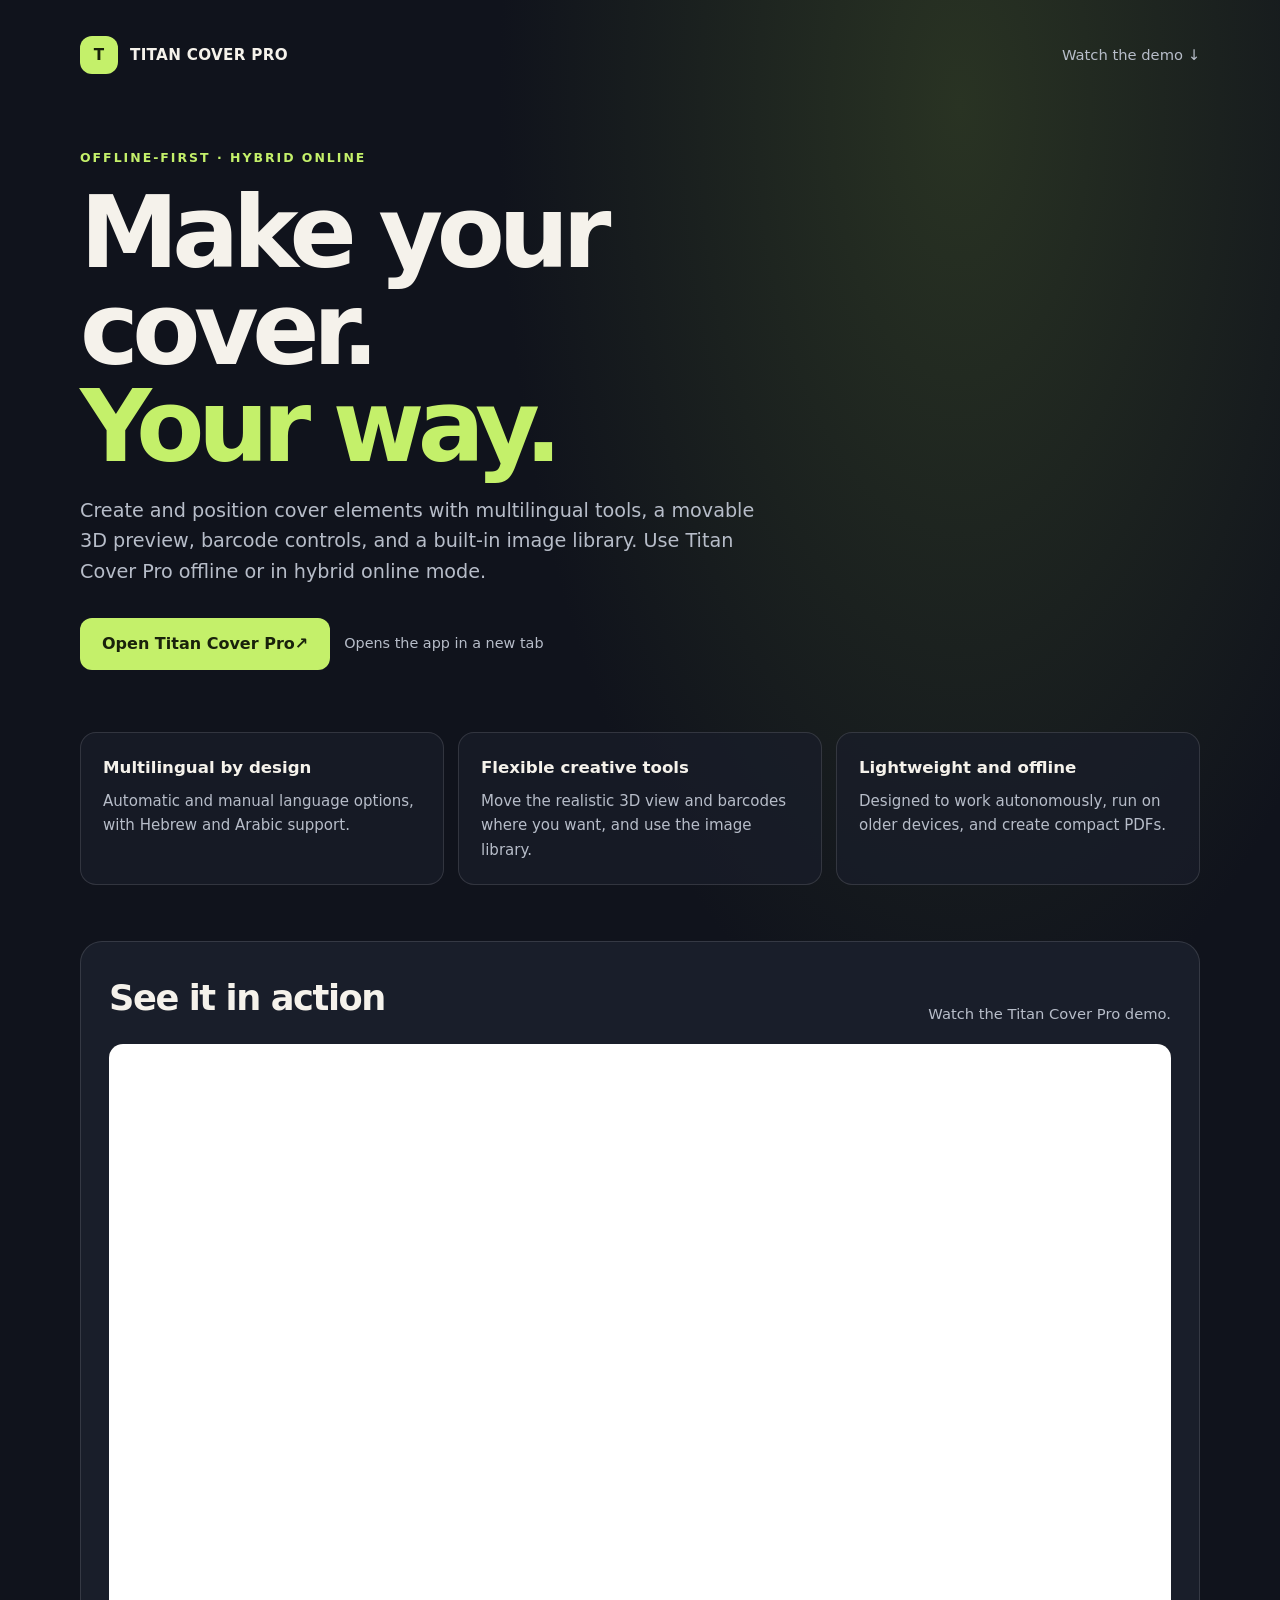
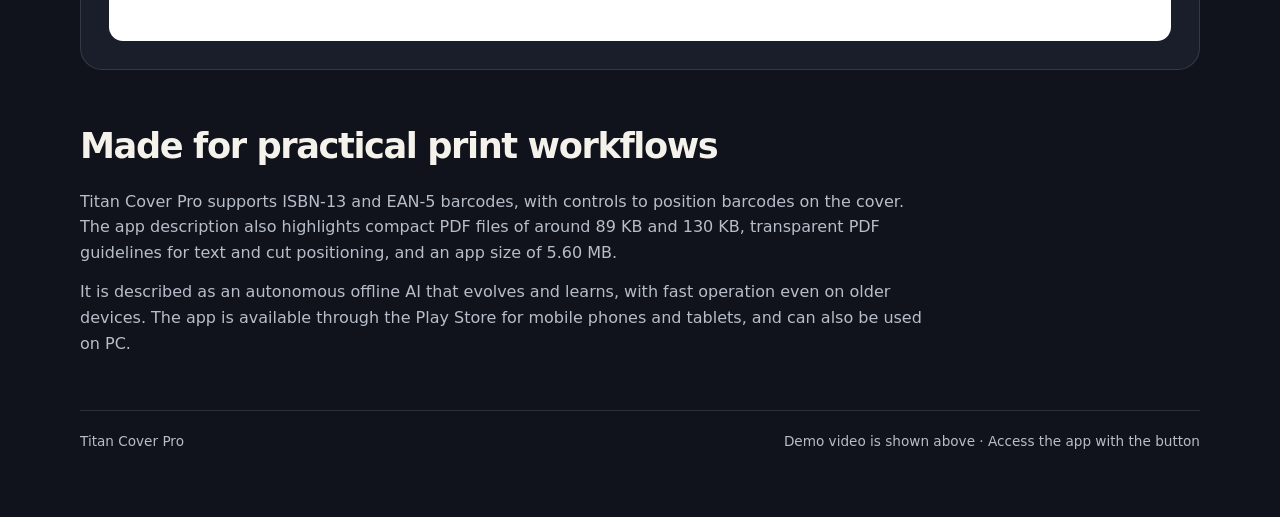
<file: index.html>
<!DOCTYPE html>
<html lang="en">
<head>
  <meta charset="UTF-8">
  <meta name="viewport" content="width=device-width, initial-scale=1">
  <meta name="theme-color" content="#10131c">
  <meta name="description" content="Discover Titan Cover Pro: an offline and hybrid-online cover design app with multilingual tools, barcode support, 3D previews, and a YouTube demo.">
  <title>Titan Cover Pro — Covers, your way</title>
  <style>
    :root {
      color-scheme: dark;
      --bg: #10131c;
      --panel: #191e2a;
      --text: #f5f2eb;
      --muted: #b7bdc9;
      --accent: #c4f06a;
      --accent-dark: #19220b;
      --line: rgba(255,255,255,.12);
    }
    * { box-sizing: border-box; }
    html { scroll-behavior: smooth; }
    body {
      margin: 0;
      background: radial-gradient(ellipse at 75% 5%, #293323 0, transparent 34%), var(--bg);
      color: var(--text);
      font-family: Inter, ui-sans-serif, system-ui, -apple-system, BlinkMacSystemFont, "Segoe UI", sans-serif;
      line-height: 1.6;
    }
    .page { width: min(1120px, calc(100% - 40px)); margin: 0 auto; padding: 28px 0 64px; }
    header { display:flex; align-items:center; justify-content:space-between; gap:20px; padding: 8px 0 54px; }
    .brand { display:flex; align-items:center; gap:12px; font-size:.95rem; font-weight:750; letter-spacing:.02em; }
    .mark { display:grid; place-items:center; width:38px; height:38px; border-radius:12px; background:var(--accent); color:#17200a; font-weight:900; }
    .top-link { color:var(--muted); text-decoration:none; font-size:.92rem; }
    .top-link:hover { color:var(--text); }
    .hero { max-width:790px; padding: 20px 0 58px; }
    .eyebrow { color:var(--accent); font-size:.78rem; font-weight:800; letter-spacing:.16em; text-transform:uppercase; }
    h1 { margin:16px 0 20px; max-width:760px; font-size:clamp(2.8rem, 8vw, 6.2rem); line-height:.98; letter-spacing:-.065em; }
    h1 span { color:var(--accent); }
    .intro { max-width:680px; color:var(--muted); font-size:clamp(1.05rem, 2vw, 1.2rem); }
    .actions { display:flex; flex-wrap:wrap; align-items:center; gap:14px; margin-top:30px; }
    .button { display:inline-flex; min-height:52px; align-items:center; justify-content:center; padding:0 22px; border-radius:12px; background:var(--accent); color:var(--accent-dark); font-weight:800; text-decoration:none; transition:transform .18s ease, filter .18s ease; }
    .button:hover { transform:translateY(-2px); filter:brightness(1.06); }
    .hint { color:var(--muted); font-size:.9rem; }
    .features { display:grid; grid-template-columns:repeat(3, 1fr); gap:14px; margin:4px 0 56px; }
    .feature { min-height:145px; padding:22px; border:1px solid var(--line); border-radius:16px; background:rgba(25,30,42,.72); }
    .feature strong { display:block; margin-bottom:8px; font-size:1.04rem; }
    .feature p { margin:0; color:var(--muted); font-size:.94rem; }
    .demo { padding:28px; border:1px solid var(--line); border-radius:22px; background:var(--panel); }
    .demo-head { display:flex; justify-content:space-between; align-items:end; gap:16px; margin-bottom:18px; }
    h2 { margin:0; font-size:clamp(1.5rem, 4vw, 2.2rem); letter-spacing:-.04em; }
    .demo-head p { margin:0; color:var(--muted); font-size:.92rem; }
    .video { position:relative; width:100%; aspect-ratio:16 / 9; overflow:hidden; border-radius:14px; background:#090a0d; }
    .video iframe { position:absolute; inset:0; width:100%; height:100%; border:0; }
    .details { max-width:850px; margin:48px 0 0; color:var(--muted); }
    .details h2 { margin-bottom:14px; color:var(--text); }
    .details p { margin:0 0 14px; }
    footer { display:flex; justify-content:space-between; gap:16px; margin-top:54px; padding-top:20px; border-top:1px solid var(--line); color:var(--muted); font-size:.85rem; }
    @media (max-width:700px) {
      .page { width:min(100% - 28px, 1120px); padding-top:18px; }
      header { padding-bottom:35px; }
      .features { grid-template-columns:1fr; }
      .feature { min-height:auto; }
      .demo { padding:16px; }
      .demo-head { display:block; }
      .demo-head p { margin-top:6px; }
      footer { flex-direction:column; }
      .actions .button { width:100%; }
    }
    @media (prefers-reduced-motion: reduce) { html { scroll-behavior:auto; } .button { transition:none; } }
  </style>
</head>
<body>
  <main class="page">
    <header>
      <div class="brand"><span class="mark" aria-hidden="true">T</span><span>TITAN COVER PRO</span></div>
      <a class="top-link" href="#demo">Watch the demo <span aria-hidden="true">↓</span></a>
    </header>

    <section class="hero" aria-labelledby="page-title">
      <div class="eyebrow">Offline-first · Hybrid online</div>
      <h1 id="page-title">Make your cover.<br><span>Your way.</span></h1>
      <p class="intro">Create and position cover elements with multilingual tools, a movable 3D preview, barcode controls, and a built-in image library. Use Titan Cover Pro offline or in hybrid online mode.</p>
      <div class="actions">
        <a class="button" href="https://autumn-river-907c.titan-cover.workers.dev" target="_blank" rel="noopener noreferrer">Open Titan Cover Pro <span aria-hidden="true">↗</span></a>
        <span class="hint">Opens the app in a new tab</span>
      </div>
    </section>

    <section class="features" aria-label="Features">
      <article class="feature"><strong>Multilingual by design</strong><p>Automatic and manual language options, with Hebrew and Arabic support.</p></article>
      <article class="feature"><strong>Flexible creative tools</strong><p>Move the realistic 3D view and barcodes where you want, and use the image library.</p></article>
      <article class="feature"><strong>Lightweight and offline</strong><p>Designed to work autonomously, run on older devices, and create compact PDFs.</p></article>
    </section>

    <section class="demo" id="demo" aria-labelledby="demo-title">
      <div class="demo-head">
        <h2 id="demo-title">See it in action</h2>
        <p>Watch the Titan Cover Pro demo.</p>
      </div>
      <div class="video">
        <iframe src="https://www.youtube-nocookie.com/embed/EMtPjvuBfLk" title="Titan Cover Pro demo video" loading="lazy" referrerpolicy="strict-origin-when-cross-origin" allow="accelerometer; autoplay; clipboard-write; encrypted-media; gyroscope; picture-in-picture; web-share" allowfullscreen></iframe>
      </div>
    </section>

    <section class="details" aria-labelledby="details-title">
      <h2 id="details-title">Made for practical print workflows</h2>
      <p>Titan Cover Pro supports ISBN-13 and EAN-5 barcodes, with controls to position barcodes on the cover. The app description also highlights compact PDF files of around 89 KB and 130 KB, transparent PDF guidelines for text and cut positioning, and an app size of 5.60 MB.</p>
      <p>It is described as an autonomous offline AI that evolves and learns, with fast operation even on older devices. The app is available through the Play Store for mobile phones and tablets, and can also be used on PC.</p>
    </section>

    <footer><span>Titan Cover Pro</span><span>Demo video is shown above · Access the app with the button</span></footer>
  </main>
</body>
</html>
</file>
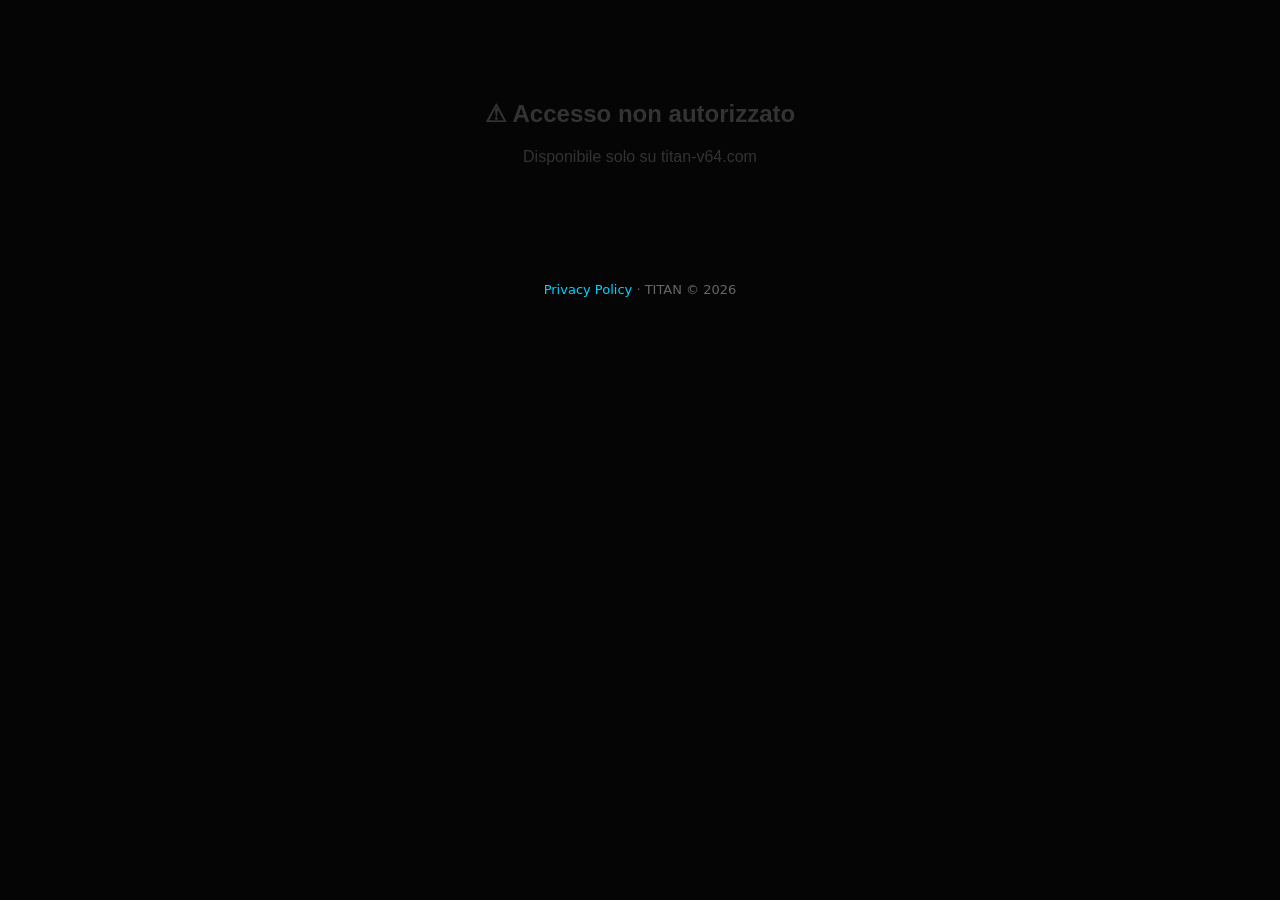
<file: webappCoverPro/index.html>
<!DOCTYPE html>
<html lang="it">
<head>
    <meta charset="UTF-8">
    <meta name="viewport" content="width=device-width, initial-scale=1.0, maximum-scale=1.0, user-scalable=no">
    <title>TITAN SPECTRAL CONTROL - KDP ELITE</title>
    <link rel="icon" type="image/png" sizes="192x192" href="icon-192.png">
    <link rel="apple-touch-icon" href="icon-512.png">
    <link rel="manifest" href="manifest.json">
    <link rel="stylesheet" href="titan_ui.css">
    <!-- INIEZIONE FONT D'ELITE (ULTRA-VISION) -->
    
    <!-- INIEZIONE MOTORE 3D ALL'AVANGUARDIA -->
    <script src="three.min.js"></script>
</head>
<body>
<!-- HEADER: HUD DASHBOARD (CABINA DI PILOTAGGIO) -->
<header class="titan-header">
    <div class="header-left">
        <div class="lang-container">
            <button id="lang-btn" class="lang-btn">🌐</button>
            <div id="lang-menu" class="lang-dropdown">
                <div class="lang-opt" data-lang="it">ITALIANO</div>
                <div class="lang-opt" data-lang="en">ENGLISH</div>
                <div class="lang-opt" data-lang="es">ESPAÑOL</div>
                <div class="lang-opt" data-lang="fr">FRANÇAIS</div>
                <div class="lang-opt" data-lang="de">DEUTSCH</div>
                <div class="lang-opt" data-lang="ru">РУССКИЙ</div>
                <div class="lang-opt" data-lang="zh">中文</div>
            </div>
        </div>
        <div class="brand">WEB_COVER.2026</div>
    </div>

    <div class="header-center">
        <div id="glue-monitor-hud" class="hud-display">
            <div class="hud-item">
                <span id="spine-mm-label-head" class="hud-label" data-i18n="dorso">DORSO:</span>
                <span id="spine-mm-label" class="hud-val">---</span>
            </div>
            <div class="hud-item">
                <span id="glue-type-label-head" class="hud-label" data-i18n="colla">COLLA:</span>
                <span id="glue-type-label" class="hud-val">---</span>
            </div>
            <div class="hud-item">
                <span id="glue-mass-label-head" class="hud-label" data-i18n="massa" style="cursor: default !important;">MASSA:</span>
                <span id="glue-mass-label" class="hud-val">---</span>
            </div>
            <div class="hud-item">
                <span id="format-label-head" class="hud-label" data-i18n="formato">FORMATO:</span>
                <span id="format-label" class="hud-val">---</span>
            </div>
            <div class="hud-item">
                <span id="pages-count-label-head" class="hud-label" data-i18n="pagine">PAGINE:</span>
                <span id="pages-count-label" class="hud-val">---</span>
            </div>
            <div class="hud-item">
                <span class="hud-label" data-i18n="carta">CARTA:</span>
                <span id="paper-type-label" class="hud-val">---</span>
            </div>
            <div class="hud-item">
                <span class="hud-label" data-i18n="cover">COVER:</span>
                <span id="cover-structure-label" class="hud-val">---</span>
            </div>
        </div>
    </div>

    <div class="header-right">
        <button id="btn-generate-fiverr-kit" class="btn-header-pdf" data-i18n="generate_fiverr_kit">KIT PRO</button>
        <button id="btn-generate-pdf-head" class="btn-header-pdf" data-i18n="generate_pdf">GENERA PDF</button>
        <button id="reset-btn" class="btn-reset" data-i18n="reset">RESET</button>
    </div>
</header>

<main class="main-layout">
    <!-- MINI-SIDEBAR SINISTRA -->
    <nav class="mini-sidebar left-bar">
     <div class="mini-btn upgrade-btn" id="btn-subscribe" data-i18n-tooltip="subscribe">
    <span class="icon">💎</span>
</div>
        <div class="mini-btn" id="btn-open-left-dock" data-i18n-tooltip="tooltip_chat" data-tooltip="CHAT AI ">
            <span class="icon">💬</span>
        </div>
        <div class="mini-btn rtl-selector-trigger" data-tooltip="TIPOGRAFIA RTL">
            <span class="icon">🌍</span>
            <div class="rtl-hover-matrix">
                <div class="rtl-opt" onclick="TITAN_APP.switchLanguage('ar')">العربية</div>
                <div class="rtl-opt" onclick="TITAN_APP.switchLanguage('he')">עברית</div>
                <div class="rtl-opt" style="color:var(--accent-repair); border-top:1px solid #333;" onclick="TITAN_APP.switchLanguage('it')">ITALIANO (BACK)</div>
            </div>
        </div>
        <div class="mini-btn" id="btn-open-library" data-i18n-tooltip="tooltip_library" data-tooltip="LIBRERIA ASSET">
            <span class="icon">🖼️</span>
        </div>
    </nav>

    <!-- PANNELLO DINAMICO SINISTRO (DOCK CHAT AI) -->
    <aside id="dock-left" class="side-dock left-dock">
        <header class="dock-header">
            <span class="dock-title" data-i18n="neural_bridge">AETHEL NEURAL BRIDGE</span>
            <div class="dock-actions">
                <button class="v-btn" id="clear-chat" title="Pulisci Chat">🧹</button>
                <button class="close-dock-btn" onclick="document.getElementById('btn-open-left-dock').click()">✕</button>
            </div>
        </header>
        <div class="dock-content chat-layout">
            <div id="ai-chat-messages" class="chat-viewport">
                <div class="ai-msg" data-i18n="ai_waiting">AETHEL: awaiting ballistics instructions...</div>
            </div>
            <div class="chat-input-zone">
                <div class="media-bridge-bar">
                    <button class="media-btn" id="chat-upload-img" title="Carica Immagine/Foto">📂</button>

                    <input type="file" id="chat-file-input" hidden accept="image/*">
                </div>
                <div class="input-elite-wrapper">
                    <textarea id="chat-input" data-i18n-placeholder="command_aethel" placeholder="Comanda AETHEL..." rows="1"></textarea>
                    <button id="chat-send-btn" class="chat-action-btn">💬</button>
                </div>
            </div>
        </div>
    </aside>

    <!-- VIEWPORT SPECTRAL (CENTRALE) -->
    <section class="viewport" id="viewport-main">
        <div id="titan-canvas-wrapper" class="canvas-wrapper">
            <canvas id="main-canvas"></canvas>
            <div id="kdp-barcode-zone" class="barcode-white-pure"></div>

            <!-- 🎹 NEURAL TEXT PORTAL: SENSORE DI SCRITTURA DIRETTA 🎹 -->
            <input type="text" id="neural-text-input" style="position:absolute; opacity:0; pointer-events:none; z-index:-1">

            <!-- 🌌 QUANTUM GHOST HUB: CONTROLLI DINAMICI TESTO 🌌 -->
            <div id="text-control-hub" class="quantum-ghost-hub" style="display:none">
                <div class="ghost-header">DESIGN TOOLS <span class="ghost-close" onclick="TITAN_APP.closeHub()">✕</span></div>
                <div class="ghost-body">
                    <div class="ghost-row">
                        <!-- 🎨 MINI QUADRATINO CROMATICO (ELITE PICKER) 🎨 -->
                        <input type="color" id="hub-color-picker" class="ghost-color" value="#ffffff" oninput="TITAN_APP.setHubColor(this.value)">

                        <select id="hub-font-selector" class="ghost-select" onchange="TITAN_APP.setHubFont(this.value)">
                            <option value="Arial">MODERNO</option>
                            <option value="'Cinzel', serif">MONUMENTALE</option>
                            <option value="'Great Vibes', cursive">FIRMA</option>
                            <option value="'Montserrat', sans-serif">ELITE</option>
                        </select>
                    </div>
                    <div class="ghost-sliders">
                        <div class="ghost-sl-item">
                            <label>GRANDEZZA</label>
                            <input type="range" id="hub-size-slider" min="5" max="150" value="25" oninput="TITAN_APP.updateHubText()">
                        </div>
                        <div class="ghost-sl-item">
                            <label>OMBRA ESTERNA</label>
                            <input type="range" id="hub-shadow-slider" min="0" max="30" value="0" oninput="TITAN_APP.updateHubText()">
                        </div>
                    </div>
                </div>
            </div>
        </div>

        <div class="canvas-info" id="canvas-measurements" data-i18n="system_waiting">
            SISTEMA IN ATTESA DI INPUT...
        </div>
    </section>

    <!-- PANNELLO DINAMICO DESTRO -->
    <aside id="dock-right" class="side-dock right-dock">
        <section class="dock-section">
            <header class="dock-header">
                <span class="dock-title" data-i18n="preview_3d">ANTEPRIMA 3D</span>
                <div class="dock-actions-right">
                    <button class="close-dock-btn" onclick="document.getElementById('btn-open-right-dock').click()">✕</button>
                </div>
                <div class="toggle-switch">
                    <input type="checkbox" id="toggle-3d-active">
                    <label for="toggle-3d-active"></label>
                </div>
            </header>
            <div class="dock-content">
                <div class="viewport-3d-container" id="open-3d-full">
                    <div id="canvas-3d-placeholder" class="v3d-canvas">
                        <div class="v3d-empty-msg" data-i18n="system_3d_ready">SISTEMA 3D PRONTO</div>
                    </div>
                </div>
            </div>
        </section>
        <section class="dock-section border-top">
            <header class="dock-header">
                <span class="dock-title" data-i18n="layer_structure">STRUTTURA LAYER</span>
            </header>
            <div class="dock-content">
                <div id="layers-stack-container" class="layers-stack-visualizer">
                    <div class="empty-layer-banner" data-i18n="no_active_layers">NESSUN LAYER ATTIVO</div>
                </div>
            </div>
        </section>
        <section class="dock-section border-top">
            <header class="dock-header">
                <span class="dock-title" data-i18n="barcode_isbn">BARCODE & ISBN</span>
                <div class="toggle-switch">
                    <input type="checkbox" id="toggle-barcode-master" checked>
                    <label for="toggle-barcode-master"></label>
                </div>
            </header>
            <div class="dock-content">
                <div class="barcode-terminal">
                    <div class="isbn-input-group">
                        <label class="titan-label-mini" data-i18n="manual_isbn">ISBN-13 MANUALE</label>
                        <input type="text" id="manual-isbn-input" class="titan-input-elite" placeholder="9780000000000" maxlength="17">
                    </div>
                    <div class="isbn-input-group" style="margin-top: 10px;">
                        <label class="titan-label-mini" data-i18n="price_ean5">PREZZO EAN-5 (5 DIGIT)</label>
                        <input type="text" id="manual-price-input" class="titan-input-elite" placeholder="51995" maxlength="5">
                    </div>
                    <div id="barcode-live-preview" class="barcode-preview-box">
                        <div class="v-empty" data-i18n="waiting_code">IN ATTESA CODICE...</div>
                    </div>
                </div>
            </div>
        </section>
    </aside>

    <nav class="mini-sidebar right-bar">
        <div class="mini-btn" id="btn-open-right-dock" data-i18n-tooltip="tooltip_controls" data-tooltip="STRUMENTI DI CONTROLLO">
            <span class="icon">📦</span>
        </div>
    </nav>
</main>

<div id="overlay-3d-full" class="titan-overlay" style="display:none">
    <button id="close-3d-full" class="close-btn-elite">✖</button>
    <div id="container-3d-full" class="full-v3d-canvas"></div>
</div>

<div id="portal-vision" class="titan-overlay" style="display:none">
    <div class="portal-container">
        <header class="portal-header">
            <div class="portal-title" data-i18n="asset_library">TITAN ASSET PORTAL</div>
            <button id="close-portal" class="close-btn-mini">✕</button>
        </header>
        <div class="portal-search-zone">
            <input type="text" id="lib-search-input" class="portal-search-input" placeholder="Cerca asset..." data-i18n-placeholder="search_assets">

            <!-- 🚀 NEURAL GATEWAY: PORTALE DI CARICAMENTO ESTERNO 🚀 -->
            <div class="portal-upload-zone" style="margin-top:12px; margin-bottom:8px;">
                <button id="btn-upload-from-device" class="upload-btn-elite" style="width:100%; cursor:pointer; background:rgba(0, 212, 255, 0.1); border:1px solid var(--accent-repair); color:var(--accent-repair); padding:8px; border-radius:4px; font-weight:bold; font-size:12px; transition:all 0.3s;" data-i18n="upload_device">CARICA DA DISPOSITIVO</button>
                <input type="file" id="lib-upload-input" hidden accept="image/*">
            </div>

            <div class="portal-target-selector" id="lib-target-selector">
                <button class="target-btn active" data-target="FRONT">FRONT</button>
                <button class="target-btn" data-target="BACK">BACK</button>
                <button class="target-btn" data-target="SPINE">SPINE</button>
                <button class="target-btn" data-target="FULL">FULL COVER</button>
            </div>
        </div>
        <div id="image-library-grid" class="portal-grid"></div>
    </div>
</div>

<!-- PAYPAL OVERLAY SEPARATO (non dentro il paywall) -->
<div id="paypal-overlay" style="display:none; position:fixed; top:0; left:0; width:100%; height:100%; background:rgba(0,0,0,0.9); z-index:999999; justify-content:center; align-items:center;">
    <div style="background:#0f0f0f; border:2px solid #00d4ff; border-radius:20px; padding:50px; max-width:500px; text-align:center; box-shadow:0 25px 60px rgba(0,0,0,0.95);">
        <div style="font-size:70px; margin-bottom:20px;">❤️</div>
        <div data-i18n="paywall_card_title" style="font-size:24px; font-weight:bold; color:#fff; margin-bottom:15px;">SOSTIENI IL PROGETTO</div>
        <div data-i18n="paywall_card_desc" style="font-size:16px; color:#ccc; margin-bottom:30px; line-height:1.6;">
            Il software è 100% gratuito per tutti. Se apprezzi la qualità e vuoi sostenere lo sviluppo, lascia un'offerta libera!
        </div>
        <div id="paypal-container-MLP9GZH2R47UL" style="margin-bottom:20px;"></div>
        <a href="https://www.paypal.com/ncp/payment/MLP9GZH2R47UL" target="_blank" style="display:inline-block; background-color:#0070ba; color:#fff; font-size:18px; font-weight:bold; padding:14px 35px; border-radius:30px; text-decoration:none; box-shadow:0 4px 15px rgba(0,112,186,0.4);">
            ☕ Sostieni con PayPal
        </a>
        <div style="margin-top:25px;">
            <button onclick="document.getElementById('paypal-overlay').style.display='none'" style="background:none; border:none; color:#fff; font-size:24px; cursor:pointer;">✕</button>
        </div>
    </div>
</div>


<script>
// Quando clicchi 💎, apri il PayPal overlay
document.addEventListener('DOMContentLoaded', function() {
    var btn = document.getElementById('btn-subscribe');
    if (btn) {
        btn.addEventListener('click', function() {
            document.getElementById('paypal-overlay').style.display = 'flex';
        });
    }
});

// PayPal SDK
function initPayPal() {
    if (window.paypal && document.getElementById('paypal-container-MLP9GZH2R47UL')) {
        try {
            paypal.HostedButtons({
                hostedButtonId: "MLP9GZH2R47UL"
            }).render("#paypal-container-MLP9GZH2R47UL");
        } catch(e) {
            setTimeout(initPayPal, 2000);
        }
    } else {
        setTimeout(initPayPal, 1000);
    }
}
</script>
<script src="https://www.paypal.com/sdk/js?client-id=BAAwdM64GVYoj7SgiGqa5_G8NiZwn677IQbNHUtZ1QdFs0hwLJ2KAbP3ZvZKfSQuahjN6Szg&components=hosted-buttons&currency=EUR" onload="initPayPal()"></script>



<div id="master-hud" class="master-admin-panel" style="display:none">
    <div class="admin-header">
        TITAN COMMANDER HUB
        <span onclick="this.parentElement.parentElement.style.display='none'" style="float:right; cursor:pointer; padding:0 5px; color:#ff1e1e; font-weight:bold;">✕</span>
    </div>
    <div class="admin-row">
        <span>STATUS:</span>
        <span class="status-ok">ACTIVE</span>
    </div>
    <div class="admin-row">
        <span>GHOST MODE:</span>
        <div class="toggle-switch">
            <input type="checkbox" id="master-online-toggle">
            <label for="master-online-toggle"></label>
        </div>
    </div>
    <div class="admin-row" style="border-top: 1px solid #333; padding-top: 10px; margin-top: 10px;">
        <span id="vault-count">0 ASSETS MEMORIZZATI</span>
    </div>
</div>

<script src="jspdf.umd.min.js"></script>
<script src="pdf-lib.min.js"></script>
<script src="titan_guard.js"></script>
<script src="TITAN_Global_Engine.js"></script>
<script src="titan_app.js"></script>
<script src="titan_library.js"></script>
<footer style="text-align:center; padding:20px; font-size:13px; color:#666;">
    <a href="https://www.titan-v64.com/" target="_blank" style="color:#00d4ff; text-decoration:none;">
        Privacy Policy
    </a>
    · TITAN © 2026
</footer>

</body>
</html>
</file>
<file: webappCoverPro/titan_ui.css>
@font-face {
    font-family: 'Amiri';
    src: url('Amiri-Regular.ttf');
    font-weight: normal;
    font-style: normal;
}
@font-face {
    font-family: 'Amiri';
    src: url('Amiri-Bold.ttf');
    font-weight: bold;
    font-style: normal;
}
@font-face {
    font-family: 'Assistant';
    src: url('Assistant-Bold.ttf');
    font-weight: bold;
    font-style: normal;
}
@font-face {
    font-family: 'Amiri';
    src: url('Amiri-Italic.ttf');
    font-weight: normal;
    font-style: italic;
}
@font-face {
    font-family: 'Amiri';
    src: url('Amiri-BoldItalic.ttf');
    font-weight: bold;
    font-style: italic;
}

/**
 * TITAN SPECTRAL UI - VANTABLACK LUXURY STYLE
 * Universal Adaptive Architecture V.2026
 * Absolute Precision - No Valuta - No Human Limits
 */
:root {
    --bg-deep: #050505;
    --panel-bg: #0f0f0f;
    --accent-blue: #00d4ff;
    --accent-repair: #ff8c00;
    --accent-danger: #ff4d4d;
    --accent-gold: #ffcc00;
    --accent-terminal: #00ff41;
    --text-main: #e0e0e0;
    --border-color: #222;
    --border-light: #444;
    --white-pure: #ffffff;
    --canvas-bg: #e0e0e0;
    --ash-grey-light: #f5f5f5;
    --ash-grey-dark: #333333;
    --header-h: 70px;
}

* { box-sizing: border-box; outline: none; -webkit-tap-highlight-color: transparent; }

body {
    background-color: var(--bg-deep);
    color: var(--text-main);
    font-family: 'Segoe UI', system-ui, sans-serif;
    margin: 0; overflow: hidden;
    height: 100vh; width: 100vw;
    display: flex; flex-direction: column;
}

body[style*="direction: rtl"] {
    font-family: 'Amiri', serif;
}

/* HEADER HUD - ADATTIVO */
.titan-header {
    height: var(--header-h); border-bottom: 1px solid var(--border-color);
    display: flex; justify-content: space-between; align-items: center;
    padding: 0 20px; background: var(--panel-bg);
    z-index: 1000; transition: height 0.3s cubic-bezier(0.4, 0, 0.2, 1);
}

.lang-container { position: relative; display: inline-block; }
.lang-btn {
    background: none; border: 1px solid #333; color: var(--accent-blue);
    font-size: 1.2rem; cursor: pointer; padding: 5px 12px; transition: 0.3s;
}
.lang-btn:hover { border-color: var(--accent-blue); box-shadow: 0 0 10px var(--accent-blue); }

.lang-dropdown {
    position: absolute; top: 100%; inset-inline-start: 0; margin-top: 10px;
    background: #0a0a0a; border: 1px solid var(--border-light);
    box-shadow: 0 10px 30px rgba(0,0,0,0.8);
    display: none; flex-direction: column; min-width: 140px;
    z-index: 1001;
}
.lang-dropdown.show { display: flex !important; animation: spectral-fade 0.2s ease; }
.lang-opt { padding: 10px 15px; font-size: 0.7rem; font-weight: 900; color: #888; cursor: pointer; transition: 0.2s; border-bottom: 1px solid #1a1a1a; text-transform: uppercase; }
.lang-opt:hover { background: #1a1a1a; color: var(--accent-blue); }

@keyframes spectral-fade { from { opacity: 0; transform: translateY(-5px); } to { opacity: 1; transform: translateY(0); } }

.hud-display {
    display: flex; gap: 30px; background: #000; padding: 8px 25px;
    border: 1px solid #333; border-radius: 4px;
    transition: all 0.3s;
}
.hud-item { display: flex; flex-direction: column; align-items: center; }
.hud-label { font-size: 0.55rem; color: var(--accent-blue); letter-spacing: 1px; font-weight: 900; }
.hud-val { font-size: 0.9rem; color: var(--white-pure); font-family: 'Courier New', monospace; font-weight: 900; }

/* LUXURY FEEDBACK PER CARTA E COVER */
#paper-type-label, #cover-structure-label { color: var(--accent-gold); }

.btn-header-pdf {
    background: var(--white-pure); color: #000; border: 1px solid var(--white-pure);
    padding: 8px 20px; font-weight: 900; cursor: pointer; font-size: 0.7rem;
    letter-spacing: 1px; transition: 0.3s;
}
.btn-header-pdf:active { border-color: var(--accent-blue); box-shadow: 0 0 15px var(--accent-blue); color: var(--accent-blue); }

.header-left, .header-right { display: flex; align-items: center; gap: 15px; }
.brand {
    font-weight: 900; letter-spacing: 3px; color: var(--accent-blue); font-size: 1rem;
    user-select: none; -webkit-user-select: none;
    cursor: crosshair; transition: 0.2s;
}
.brand:active { transform: scale(0.95); text-shadow: 0 0 10px #fff; }

/* MINI-SIDEBARS */
.mini-sidebar {
    width: 48px; background: var(--panel-bg);
    display: flex; flex-direction: column; align-items: center;
    padding-top: 15px; z-index: 100;
}
.right-bar { border-left: 1px solid var(--border-color); }
.left-bar { border-right: 1px solid var(--border-color); }

.mini-btn {
    width: 40px; height: 40px; margin-bottom: 20px;
    display: flex; align-items: center; justify-content: center;
    cursor: pointer; position: relative; transition: 0.2s;
    filter: grayscale(1); opacity: 0.5;
}
.mini-btn:hover, .mini-btn.active { filter: grayscale(0); opacity: 1; transform: scale(1.1); }

/* RTL HOVER MATRIX (ALIEN TECH) */
.rtl-selector-trigger { position: relative; }
.rtl-selector-trigger::before {
    content: ""; position: absolute; top: 0; inset-inline-start: 0; width: 70px; height: 100%; background: transparent; z-index: 1;
}
.rtl-hover-matrix {
    position: absolute; inset-inline-start: 55px; top: 0;
    background: rgba(15, 15, 15, 0.95); backdrop-filter: blur(20px); border: 1px solid var(--accent-blue);
    display: none; flex-direction: column; min-width: 130px; box-shadow: 0 10px 50px rgba(0, 212, 255, 0.3);
    z-index: 2000; border-radius: 4px;
}
.rtl-selector-trigger:hover .rtl-hover-matrix { display: flex; animation: matrix-slide 0.3s cubic-bezier(0.4, 0, 0.2, 1); }
.rtl-opt { padding: 12px 20px; font-size: 0.75rem; font-weight: 900; color: var(--text-main); cursor: pointer; transition: 0.2s; border-bottom: 1px solid #222; letter-spacing: 1px; }
.rtl-opt:hover { background: var(--accent-blue); color: #000; }
@keyframes matrix-slide { from { opacity: 0; transform: translateX(-15px); } to { opacity: 1; transform: translateX(0); } }

/* PORTAL VISION - LUXURY OVERLAY */
.portal-container {
    width: 80vw; height: 80vh; background: rgba(10, 10, 10, 0.95);
    backdrop-filter: blur(30px); border: 1px solid var(--accent-blue);
    display: flex; flex-direction: column; box-shadow: 0 0 100px rgba(0, 212, 255, 0.2);
    border-radius: 8px; overflow: hidden; transition: all 0.3s;
}
.portal-header {
    padding: 20px; display: flex; justify-content: space-between; align-items: center;
    border-bottom: 1px solid #222; background: rgba(0,0,0,0.5);
}
.portal-title { font-size: 1.2rem; font-weight: 900; color: var(--accent-blue); letter-spacing: 3px; }
.close-btn-mini { background: none; border: none; color: #fff; font-size: 1.5rem; cursor: pointer; opacity: 0.6; transition: 0.3s; }
.close-btn-mini:hover { opacity: 1; transform: rotate(90deg); color: var(--accent-danger); }

.portal-search-zone { padding: 20px; background: #0a0a0a; }
.portal-search-input {
    width: 100%; background: #000; border: 1px solid #333; color: var(--white-pure);
    padding: 15px 25px; font-size: 1rem; font-weight: 600; border-radius: 4px;
    transition: 0.3s;
}
.portal-search-input:focus { border-color: var(--accent-blue); box-shadow: 0 0 15px rgba(0, 212, 255, 0.3); }

/* PORTAL TARGET SELECTOR (WORLD CLASS) */
.portal-target-selector {
    display: flex; gap: 10px; margin-top: 15px; justify-content: center; flex-wrap: wrap;
}
.target-btn {
    background: #111; border: 1px solid #333; color: #888;
    padding: 6px 15px; font-size: 0.6rem; font-weight: 900;
    cursor: pointer; transition: 0.3s; letter-spacing: 1px;
}
.target-btn:hover { border-color: var(--accent-blue); color: var(--accent-blue); }
.target-btn.active { background: var(--accent-blue); color: #000; border-color: var(--accent-blue); box-shadow: 0 0 15px rgba(0, 212, 255, 0.4); }

.portal-grid {
    flex: 1; display: grid; grid-template-columns: repeat(auto-fill, minmax(200px, 1fr)); gap: 15px;
    padding: 20px; overflow-y: auto; background: #050505;
}
.portal-grid::-webkit-scrollbar { width: 4px; }
.portal-grid::-webkit-scrollbar-thumb { background: var(--accent-blue); border-radius: 10px; }

/* TOOLTIP CRYSTAL WHITE */
.mini-btn::after {
    content: attr(data-tooltip); position: absolute;
    background: var(--white-pure); color: #000000;
    padding: 5px 12px; font-size: 0.65rem; font-weight: 900;
    white-space: nowrap; pointer-events: none; opacity: 0;
    transition: 0.2s; letter-spacing: 1.2px; z-index: 200;
    box-shadow: 0 4px 15px rgba(0,0,0,0.5); border: 1px solid #ccc;
}
.right-bar .mini-btn::after { inset-inline-end: 55px; }
.left-bar .mini-btn::after { inset-inline-start: 55px; }
.mini-btn:hover::after { opacity: 1; }

.main-layout { flex: 1; display: flex; overflow: hidden; position: relative; }
.viewport {
    flex: 1; background: #dcdcdc; display: flex; flex-direction: column;
    align-items: center; justify-content: center; padding: 30px; position: relative;
    transition: all 0.4s cubic-bezier(0.4, 0, 0.2, 1);
}
.canvas-wrapper {
    background: var(--canvas-bg); box-shadow: 0 20px 60px rgba(0,0,0,0.5), 0 0 0 2px #999;
    display: flex; align-items: center; justify-content: center; position: relative;
    transition: transform 0.3s ease;
}

.full-v3d-canvas {
    width: 90vw; height: 85vh; background: #000000; border: 1px solid #333;
    display: flex; align-items: center; justify-content: center; box-shadow: 0 0 100px rgba(0,0,0,1);
    position: relative; z-index: 2100;
}

.close-btn-elite {
    position: absolute; top: 30px; right: 40px; background: rgba(0,0,0,0.8);
    border: 2px solid var(--white-pure); color: var(--white-pure); font-size: 2rem;
    width: 60px; height: 60px; cursor: pointer; display: flex; align-items: center;
    justify-content: center; transition: 0.3s; z-index: 3000; box-shadow: 0 0 30px rgba(0,0,0,1);
}
.close-btn-elite:hover { background: var(--accent-danger); border-color: var(--accent-danger); transform: rotate(90deg) scale(1.1); }

.canvas-info { margin-top: 25px; color: #444; font-weight: 800; font-size: 0.65rem; letter-spacing: 2px; text-transform: uppercase; text-align: center; }

.side-dock {
    width: 0; background: var(--panel-bg); display: flex; flex-direction: column;
    overflow-y: auto; overflow-x: hidden; transition: 0.4s cubic-bezier(0.4, 0, 0.2, 1);
    z-index: 500;
}
.side-dock.active { width: 340px; }
.right-dock.active { border-left: 1px solid var(--border-color); }
.left-dock.active { border-right: 1px solid var(--border-color); }
.side-dock::-webkit-scrollbar { width: 4px; }
.side-dock::-webkit-scrollbar-track { background: var(--bg-deep); }
.side-dock::-webkit-scrollbar-thumb { background: var(--accent-blue); border-radius: 10px; }

.dock-header {
    height: 40px; padding: 0 15px; display: flex; justify-content: space-between;
    align-items: center; background: #151515; border-bottom: 1px solid #222;
}
.dock-title { font-size: 0.6rem; font-weight: 900; letter-spacing: 1.5px; color: var(--accent-blue); text-transform: uppercase; }
.dock-content { flex: 1; display: flex; flex-direction: column; padding: 15px; overflow-y: visible; }

.chat-layout { height: 100%; display: flex; flex-direction: column; gap: 15px; }
.chat-viewport { flex: 1; background: var(--ash-grey-light); border: 1px solid #ccc; padding: 15px; overflow-y: auto; display: flex; flex-direction: column; gap: 12px; }
.ai-msg {
    font-size: 0.9rem; color: var(--ash-grey-dark); background: rgba(0, 0, 0, 0.05);
    border: 1px solid rgba(0, 0, 0, 0.1); padding: 12px; border-radius: 4px;
    line-height: 1.5; font-family: 'Segoe UI', system-ui, sans-serif; font-weight: 700;
}
.user-msg {
    font-size: 0.9rem; color: #555; background: rgba(0, 0, 0, 0.02);
    border: 1px solid rgba(0, 0, 0, 0.05); padding: 10px; border-radius: 4px;
    line-height: 1.4; text-align: right; font-weight: 600;
}

.chat-input-zone { min-height: 140px; display: flex; flex-direction: column; gap: 10px; background: #e8e8e8; padding: 12px; border: 1px solid #ccc; }
.media-bridge-bar { display: flex; gap: 15px; padding-bottom: 8px; border-bottom: 1px solid #ccc; }
.media-btn { background: none; border: none; font-size: 1.1rem; cursor: pointer; transition: 0.2s; opacity: 0.7; color: #333; }
.media-btn:hover { opacity: 1; transform: scale(1.1); }

.input-elite-wrapper { display: flex; gap: 10px; align-items: center; }
#chat-input { flex: 1; background: transparent; border: none; color: var(--ash-grey-dark); font-size: 0.8rem; padding: 5px; resize: none; font-weight: 600; }
#chat-input::placeholder { color: #888; }

.chat-action-btn {
    background: #166534; border: 1px solid #14532d; color: var(--white-pure);
    border-radius: 4px; width: 40px; height: 36px; display: flex; align-items: center;
    justify-content: center; font-size: 1rem; cursor: pointer;
}

.barcode-terminal { display: flex; flex-direction: column; gap: 15px; }
.titan-input-elite {
    background: #000; border: 1px solid #333; color: var(--accent-terminal);
    padding: 10px; font-family: 'Courier New', monospace; font-size: 0.8rem; text-align: center;
}

.viewport-3d-container { width: 100%; aspect-ratio: 1/1; background: #000; border: 1px solid var(--border-light); position: relative; display: flex; cursor: zoom-in; }
.v3d-canvas { width: 100%; height: 100%; display: flex; align-items: center; justify-content: center; overflow: hidden; position: relative; }
.v3d-controls { width: 35px; background: #0a0a0a; border-left: 1px solid #222; display: flex; flex-direction: column; z-index: 10; }
.v3d-btn { background: none; border: none; color: #555; height: 32px; cursor: pointer; }

.toggle-switch { position: relative; width: 36px; height: 18px; }
.toggle-switch input { opacity: 0; width: 0; height: 0; }
.toggle-switch label { position: absolute; cursor: pointer; top: 0; left: 0; right: 0; bottom: 0; background-color: #333; transition: .4s; border-radius: 20px; }
.toggle-switch label:before { position: absolute; content: ""; height: 12px; width: 12px; left: 3px; bottom: 3px; background-color: white; transition: .4s; border-radius: 50%; }
.toggle-switch input:checked + label { background-color: var(--accent-blue); }
.toggle-switch input:checked + label:before { transform: translateX(18px); }

.barcode-white-pure { position: absolute; background: var(--white-pure); border: 1px solid #ddd; z-index: 5; pointer-events: none; }
.btn-premium { background: none; border: 1px solid var(--accent-blue); color: var(--accent-blue); padding: 8px 15px; font-weight: 800; cursor: pointer; font-size: 0.65rem; }
.btn-premium:hover { box-shadow: 0 0 10px var(--accent-blue); }
.btn-reset { background: none; border: 1px solid var(--accent-danger); color: var(--accent-danger); padding: 8px 15px; font-weight: 800; cursor: pointer; font-size: 0.65rem; }
.btn-reset:hover { box-shadow: 0 0 10px var(--accent-danger); }

.titan-overlay { position: fixed; top: 0; left: 0; width: 100vw; height: 100vh; background: rgba(0,0,0,0.95); backdrop-filter: blur(10px); z-index: 2000; display: none; align-items: center; justify-content: center; }
.titan-overlay.active { display: flex !important; }

.master-admin-panel {
    position: fixed; top: 80px; left: 20px; background: rgba(10, 10, 10, 0.98);
    border: 2px solid var(--accent-blue); padding: 20px; z-index: 9999;
    box-shadow: 0 0 40px rgba(0, 212, 255, 0.5); min-width: 280px; border-radius: 8px;
    display: none; animation: master-slide 0.4s ease-out;
}
@keyframes master-slide { from { opacity: 0; transform: translateX(-50px); } to { opacity: 1; transform: translateX(0); } }

.admin-header { font-size: 0.8rem; font-weight: 900; color: var(--accent-blue); margin-bottom: 15px; border-bottom: 1px solid #333; padding-bottom: 8px; letter-spacing: 2px; text-align: center; }
.admin-row { display: flex; justify-content: space-between; align-items: center; margin-bottom: 12px; font-size: 0.7rem; font-weight: 700; color: #fff; }
.status-ok { color: var(--accent-terminal); text-shadow: 0 0 5px var(--accent-terminal); }

/* 🌌 QUANTUM GHOST HUB - FLOATING GLASSMORPHISM 🌌 */
.quantum-ghost-hub {
    position: absolute; top: 20px; right: 20px; width: 220px;
    background: rgba(15, 15, 15, 0.7); backdrop-filter: blur(15px);
    border: 1px solid rgba(0, 212, 255, 0.3); border-radius: 8px;
    box-shadow: 0 10px 40px rgba(0,0,0,0.5); z-index: 2000;
    padding: 12px; animation: ghost-float 0.5s ease-out;
}
@keyframes ghost-float { from { opacity: 0; transform: translateY(-10px); } to { opacity: 1; transform: translateY(0); } }

.ghost-header {
    display: flex; justify-content: space-between; align-items: center;
    font-size: 0.6rem; font-weight: 900; color: var(--accent-blue);
    letter-spacing: 1.5px; margin-bottom: 10px; border-bottom: 1px solid rgba(255,255,255,0.1); padding-bottom: 5px;
}
.ghost-close { cursor: pointer; color: #fff; opacity: 0.5; transition: 0.3s; }
.ghost-close:hover { opacity: 1; color: var(--accent-danger); }

.ghost-row { display: flex; gap: 10px; margin-bottom: 12px; align-items: center; }
.ghost-color { width: 25px; height: 25px; border: none; background: none; cursor: pointer; padding: 0; }
.ghost-color::-webkit-color-swatch-wrapper { padding: 0; }
.ghost-color::-webkit-color-swatch { border: 1px solid #444; border-radius: 4px; }

.ghost-select {
    flex: 1; background: #000; border: 1px solid #333; color: #fff;
    font-size: 0.65rem; font-weight: 700; padding: 5px; border-radius: 4px;
}

.ghost-sliders { display: flex; flex-direction: column; gap: 8px; }
.ghost-sl-item { display: flex; flex-direction: column; }
.ghost-sl-item label { font-size: 0.5rem; color: #888; font-weight: 900; margin-bottom: 2px; text-transform: uppercase; }

/* SLIDER ALIEN TECH */
.ghost-sliders input[type="range"] { -webkit-appearance: none; width: 100%; background: transparent; }
.ghost-sliders input[type="range"]::-webkit-slider-runnable-track { width: 100%; height: 2px; background: #333; border-radius: 2px; }
.ghost-sliders input[type="range"]::-webkit-slider-thumb {
    -webkit-appearance: none; height: 12px; width: 12px; border-radius: 50%;
    background: var(--accent-blue); cursor: pointer; margin-top: -5px; box-shadow: 0 0 10px var(--accent-blue);
}

/* =========================================================================
   UNIVERSAL ADAPTIVE ENGINE - MEDIA QUERIES ELITE (MOBILE/TABLET)
   ========================================================================= */

@media (max-width: 1024px) {
    .side-dock.active { width: 300px; }
    .hud-display { gap: 15px; padding: 8px 15px; }
}

@media (max-width: 768px) {
    :root { --header-h: auto; }

    .titan-header {
        flex-direction: column; padding: 10px; height: auto; gap: 10px;
    }
    .header-center { width: 100%; order: 3; }
    .hud-display {
        width: 100%; display: grid; grid-template-columns: repeat(3, 1fr);
        gap: 8px 5px; padding: 8px 10px; justify-items: center;
    }
    .hud-val { font-size: 0.75rem; }

    .header-left, .header-right { width: 100%; justify-content: space-between; }
    .brand { font-size: 0.8rem; letter-spacing: 1.5px; }

    .main-layout { flex-direction: row; } /* Manteniamo orizzontale per le sidebar */

    .side-dock.active {
        width: 100vw !important;
        position: absolute;
        top: 0;
        left: 0;
        height: 100%;
        z-index: 1500;
        border: none !important;
        padding-bottom: calc(15px + env(safe-area-inset-bottom, 0px)); /* Protezione barra Android */
    }

    .viewport { padding: 10px; justify-content: center; padding-bottom: calc(20px + env(safe-area-inset-bottom, 0px)); }
    .canvas-info { font-size: 0.5rem; margin-top: 15px; }

    .portal-container { width: 95vw; height: 90vh; }
    .portal-title { font-size: 0.9rem; }
    .portal-search-input { padding: 10px 15px; font-size: 0.8rem; }

    /* Luxury Lab Mobile Optimization */
    .style-grid { grid-template-columns: 1fr 1fr; }

    /* Master Panel Mobile */
    .master-admin-panel { left: 5%; width: 90%; top: 20%; }
}

/* Landscape Mobile Fix */
@media (max-width: 768px) {
    /* ... (mantengo le parti header) ... */

    /* SOLUZIONE CLIC MULTIPLO: Rimpicciolisce la cover all'apertura */
    .canvas-wrapper {
        max-width: 80vw !important;
        max-height: 50vh !important; /* Lascia spazio vitale per vedere il pulsante 3D */
        margin: 0 auto; /* Rimosso margin: auto per evitare split verticale eccessivo */
    }

    /* SOLUZIONE BARRA ANDROID: Spinge i pulsanti lontano dai bordi del telefono */
    .mini-sidebar.left-bar { padding-left: env(safe-area-inset-left, 10px); }
    .mini-sidebar.right-bar {
        padding-right: calc(env(safe-area-inset-right, 0px) + 25px);
        /* Aggiunge 25px extra di sicurezza per non finire sotto i tasti Android */
    }
}

/* FIX LANDSCAPE: Quando giri il telefono */
@media (max-height: 500px) {
    .titan-header { display: none; }
    .viewport { padding: 2px; }
    .canvas-wrapper { max-height: 70vh !important; }
    .mini-sidebar { padding-bottom: 40px !important; } /* Solleva il pulsante 3D dalla zona tasti */
}
/* SOLUZIONE ORIZZONTALE: Restringe il pannello solo da destra a sinistra */
@media (max-width: 950px) and (orientation: landscape) {
    .side-dock.active {
        /* Restringe la larghezza totale lasciando 100px di spazio a destra */
        width: calc(100vw - 100px) !important;

        /* Assicura che il pannello non tocchi mai il bordo destro del telefono */
        right: auto !important;
        left: 0 !important;
    }
}

/* 🌌 TITAN PAYWALL - ULTRA LUXURY UI 🌌 */
.paywall-container {
    width: 90vw; max-width: 650px; background: rgba(10, 10, 10, 0.98);
     max-height: 90vh;
     overflow-y: auto;
    backdrop-filter: blur(40px); border: 1px solid var(--accent-blue);
    display: flex; flex-direction: column; box-shadow: 0 0 100px rgba(0, 212, 255, 0.3);
    border-radius: 12px; overflow: hidden; animation: paywall-pop 0.4s cubic-bezier(0.175, 0.885, 0.32, 1.275);
}

@keyframes paywall-pop { from { opacity: 0; transform: scale(0.9); } to { opacity: 1; transform: scale(1); } }

.paywall-content {
    display: flex; gap: 20px; padding: 30px; justify-content: center; flex-wrap: wrap;
    background: linear-gradient(180deg, #0a0a0a 0%, #000 100%);
}

.pay-card {
    flex: 1; min-width: 240px; background: #0f0f0f; border: 1px solid #333;
    padding: 25px; border-radius: 8px; text-align: center;
    transition: all 0.3s ease; position: relative;
}

.pay-card:hover { border-color: var(--accent-blue); transform: translateY(-5px); box-shadow: 0 10px 30px rgba(0,0,0,0.5); }

.pay-card.highlighted { border: 2px solid var(--accent-gold); box-shadow: 0 0 20px rgba(255, 204, 0, 0.15); }

.pay-icon { font-size: 2.5rem; margin-bottom: 15px; }
.pay-title { font-size: 1rem; font-weight: 900; letter-spacing: 2px; color: var(--white-pure); margin-bottom: 10px; text-transform: uppercase; }
.pay-desc { font-size: 0.75rem; color: #888; line-height: 1.5; margin-bottom: 25px; min-height: 45px; }

.btn-buy-elite {
    width: 100%; background: transparent; border: 1px solid var(--accent-blue);
    color: var(--accent-blue); padding: 12px; font-weight: 900; font-size: 0.8rem;
    cursor: pointer; letter-spacing: 2px; transition: 0.3s;
}

.btn-buy-elite:hover { background: var(--accent-blue); color: #000; box-shadow: 0 0 20px var(--accent-blue); }

.pay-card.highlighted .btn-buy-elite { border-color: var(--accent-gold); color: var(--accent-gold); }
.pay-card.highlighted .btn-buy-elite:hover { background: var(--accent-gold); color: #000; box-shadow: 0 0 20px var(--accent-gold); }

@media (max-width: 600px) {
    .paywall-content { padding: 15px; gap: 15px; }
    .paywall-container {
        max-height: 95vh;
        display: flex;
        flex-direction: column;
    }
    .paywall-content {
        flex: 1;
        overflow-y: auto; /* Se non ci sta, scorre solo il contenuto, la X resta ferma */
        padding: 10px !important;
        gap: 8px !important;
    }
    .pay-card {
        padding: 12px !important;
        min-width: 100% !important;
    }
    .pay-icon { font-size: 1.2rem !important; margin-bottom: 5px !important; }
    .pay-title { font-size: 0.8rem !important; }
    .pay-desc { font-size: 0.65rem !important; margin-bottom: 10px !important; min-height: auto !important; }
    .btn-buy-elite { padding: 8px !important; font-size: 0.7rem !important; }
    .pay-card { padding: 20px; }
}

/* 📱 TABLET OPTIMIZATION - HEADER & ANTI-CRUSH FIX 📱 */
@media (min-width: 769px) and (max-width: 1280px) {

    /* 1. FIX RESET FUORI SCHERMO: Stringiamo gli spazi nell'header */
    .titan-header {
        padding: 0 10px !important; /* Meno spazio ai bordi esterni */
    }
    .hud-display {
        gap: 12px !important; /* Ridotto spazio tra Dorso, Pagine, ecc. (era 30px) */
        padding: 8px 12px !important;
    }
    .header-right {
        gap: 8px !important; /* Avvicina i pulsanti KIT, PDF e RESET */
    }
    .btn-header-pdf, .btn-reset {
        padding: 8px 12px !important; /* Pulsanti leggermente più compatti */
        font-size: 0.6rem !important;
    }


    .side-dock, .viewport {
        transition: all 0.2s cubic-bezier(0.4, 0, 0.2, 1) !important;
    }


    .side-dock { flex-shrink: 0 !important; }
    .side-dock.active { width: 25vw !important; }
    .viewport { flex: 1 !important; min-width: 0 !important; overflow: hidden; }
}
/* NASCONDE IL PULSANTE PDF SINGOLO PER LASCIARE SOLO IL KIT PRO */
#btn-generate-pdf-head {
    display: none !important;
}

/* 🚀 POTENZIAMENTO SPAZIO SCRITTURA 🚀 */
#chat-input {
    flex: 1;
    background: transparent;
    border: none;
    color: var(--ash-grey-dark);
    font-size: 0.9rem;
    padding: 8px;
    resize: none;
    font-weight: 600;

    /* Configurazione Area Dinamica */
    min-height: 70px !important;      /* Spazio per 3 righe iniziali */
    max-height: 120px !important;     /* Limite massimo prima dello scroll */
    max-width: 100% !important;
    overflow-y: auto !important;      /* Attiva scroll se il testo eccede */
    white-space: pre-wrap !important; /* Mantiene gli a capo dell'utente */
}
/* 💖 STILE D'ELITE PER IL CUORICINO NELLA FINESTRA DI OFFERTA LIBERA */
.pay-icon {
    font-size: 72px;
    line-height: 1;
    margin-bottom: 25px;
    display: inline-block;
    color: #ff4b4b;
    text-shadow: 0 0 35px rgba(255, 75, 75, 0.7);
    animation: titanHeartBeat 2s infinite ease-in-out;
}

/* Animazione di battito cardiaco elegante */
@keyframes titanHeartBeat {
    0% {
        transform: scale(1);
    }
    14% {
        transform: scale(1.15);
    }
    28% {
        transform: scale(1);
    }
    42% {
        transform: scale(1.15);
    }
    70% {
        transform: scale(1);
    }
    100% {
        transform: scale(1);
    }
}
</file>
